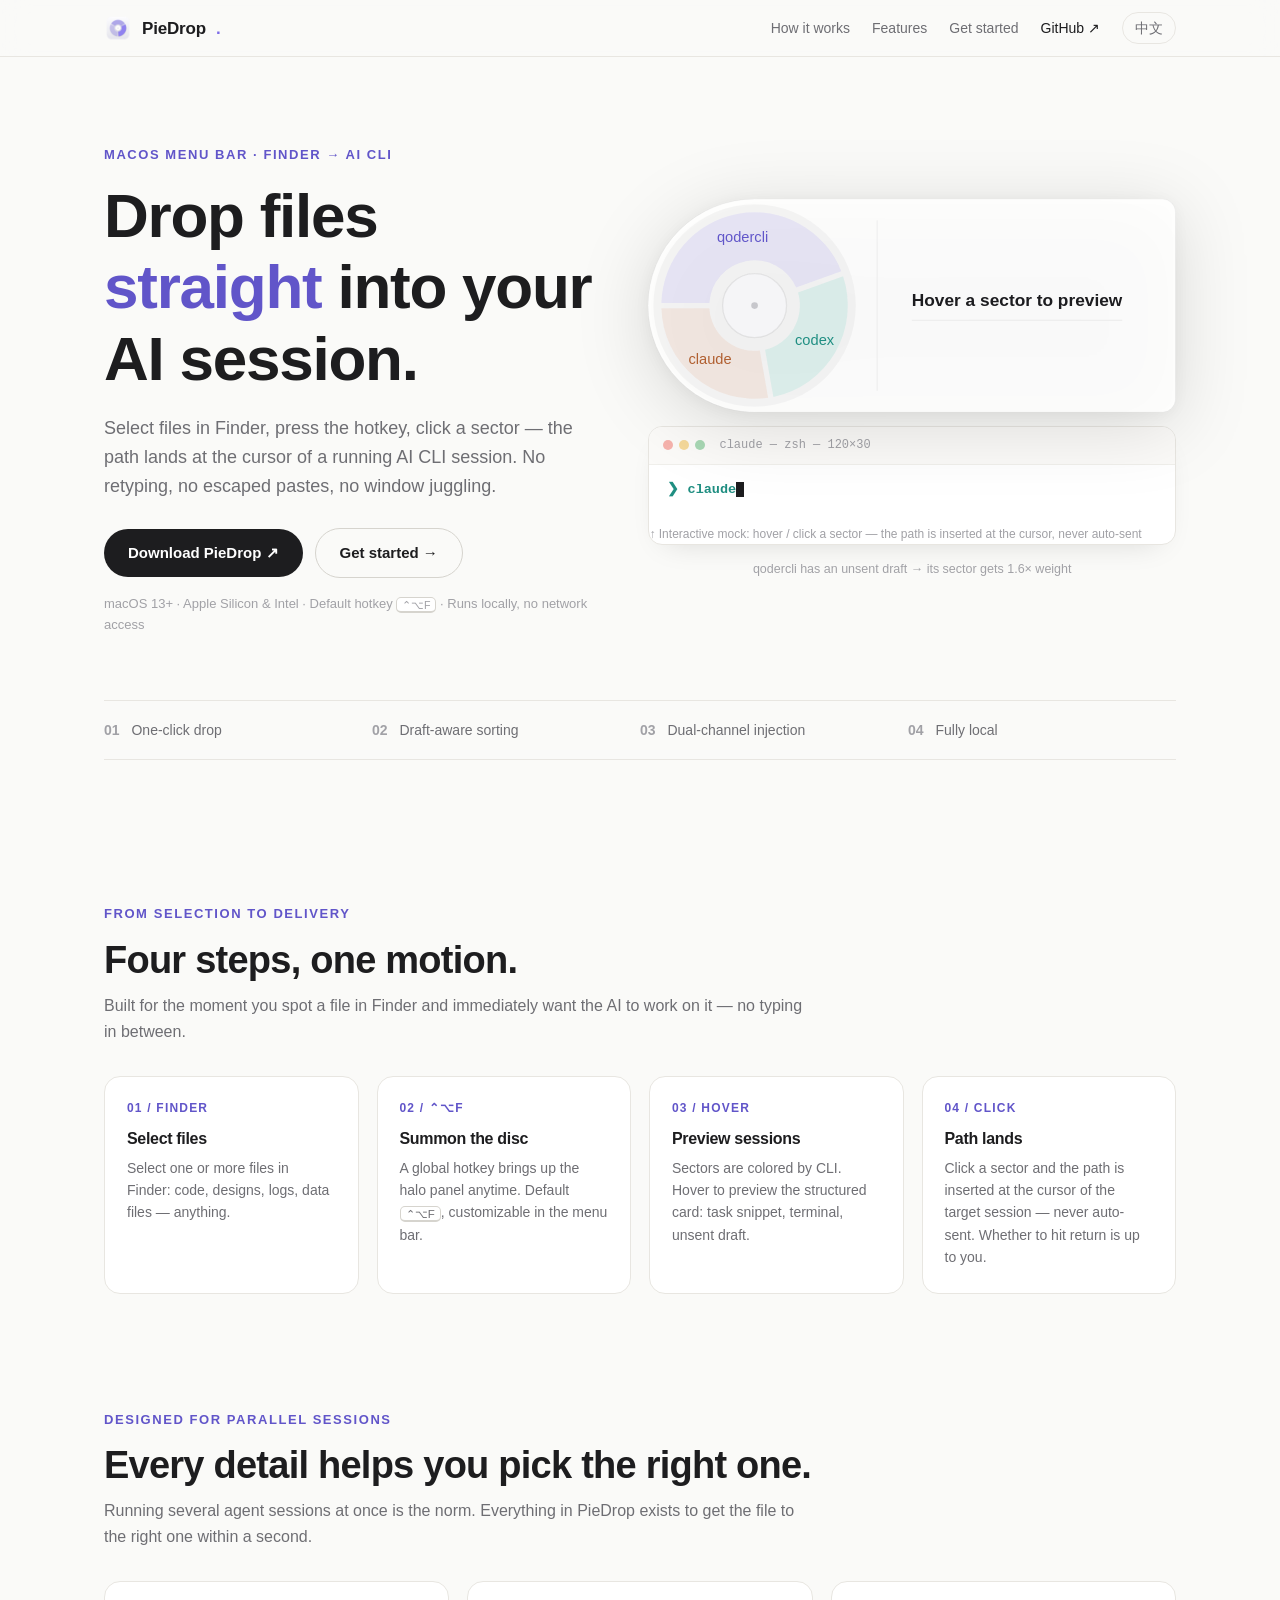
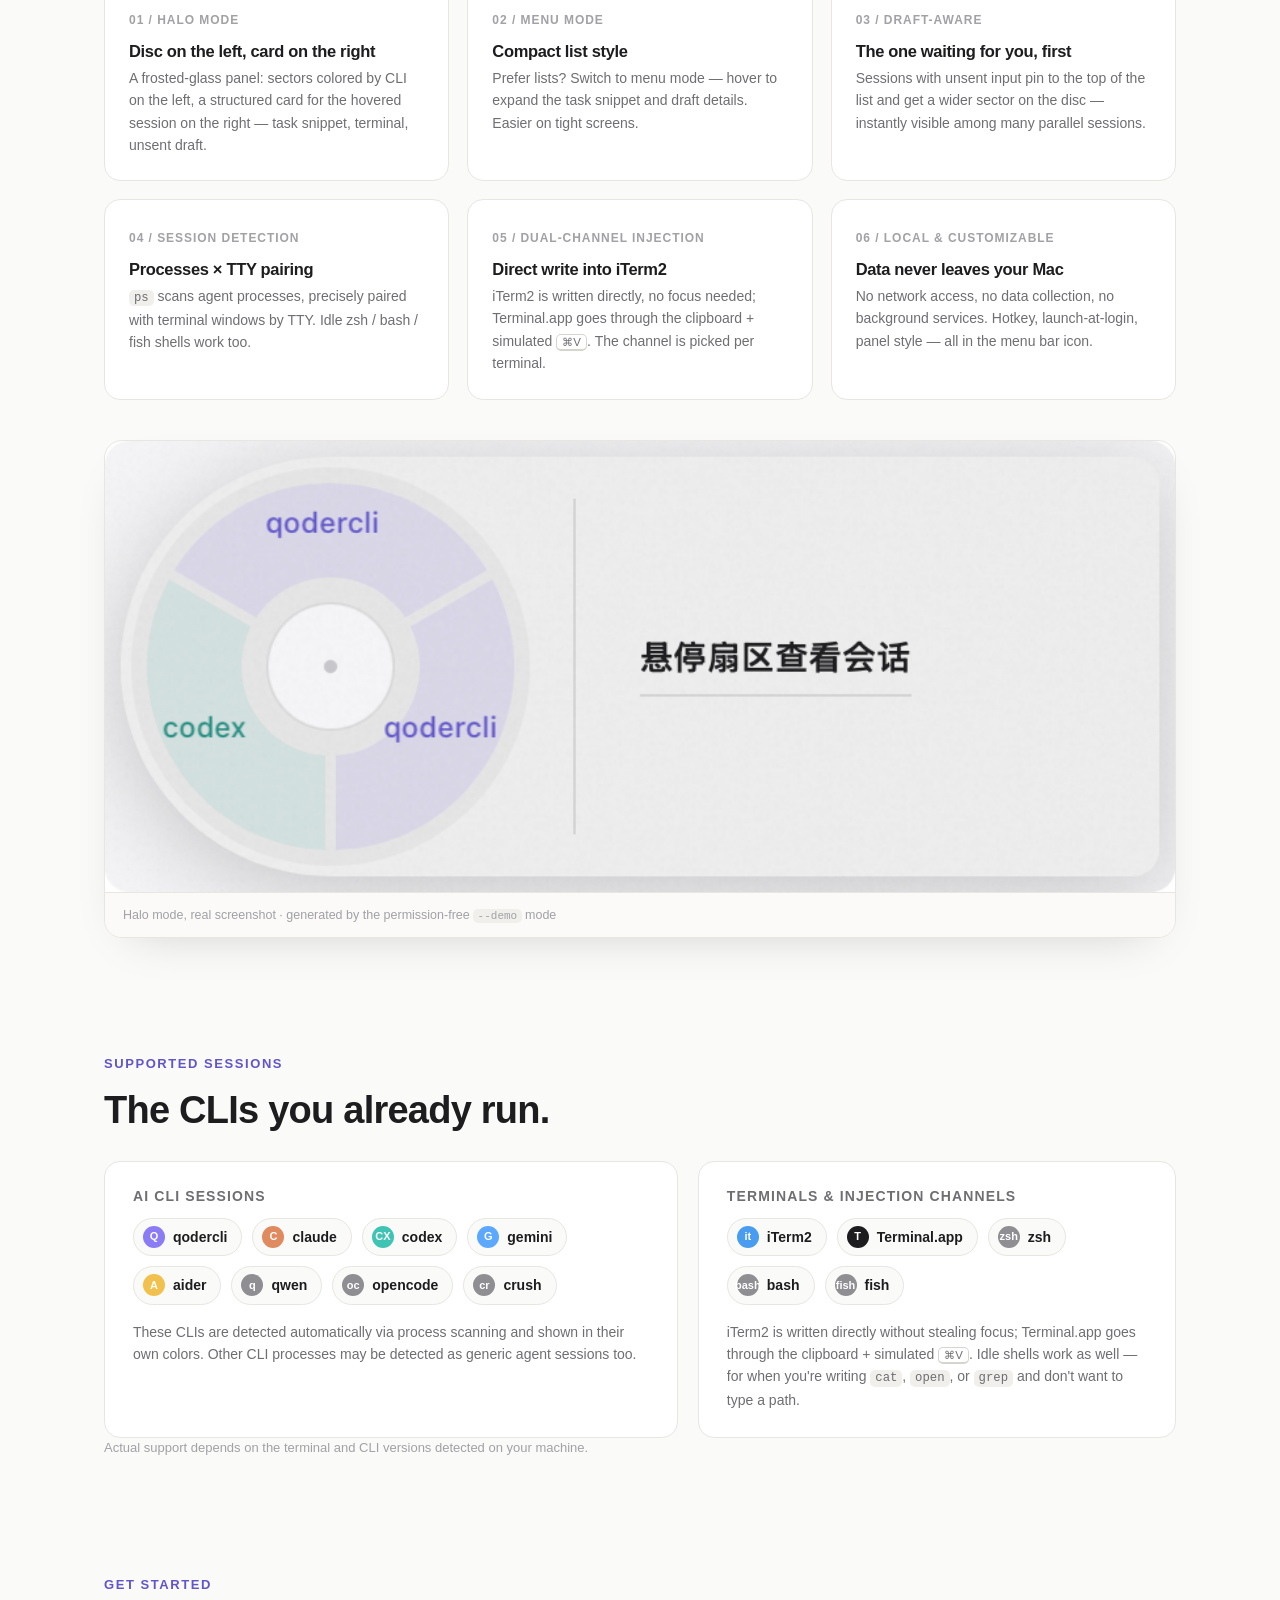
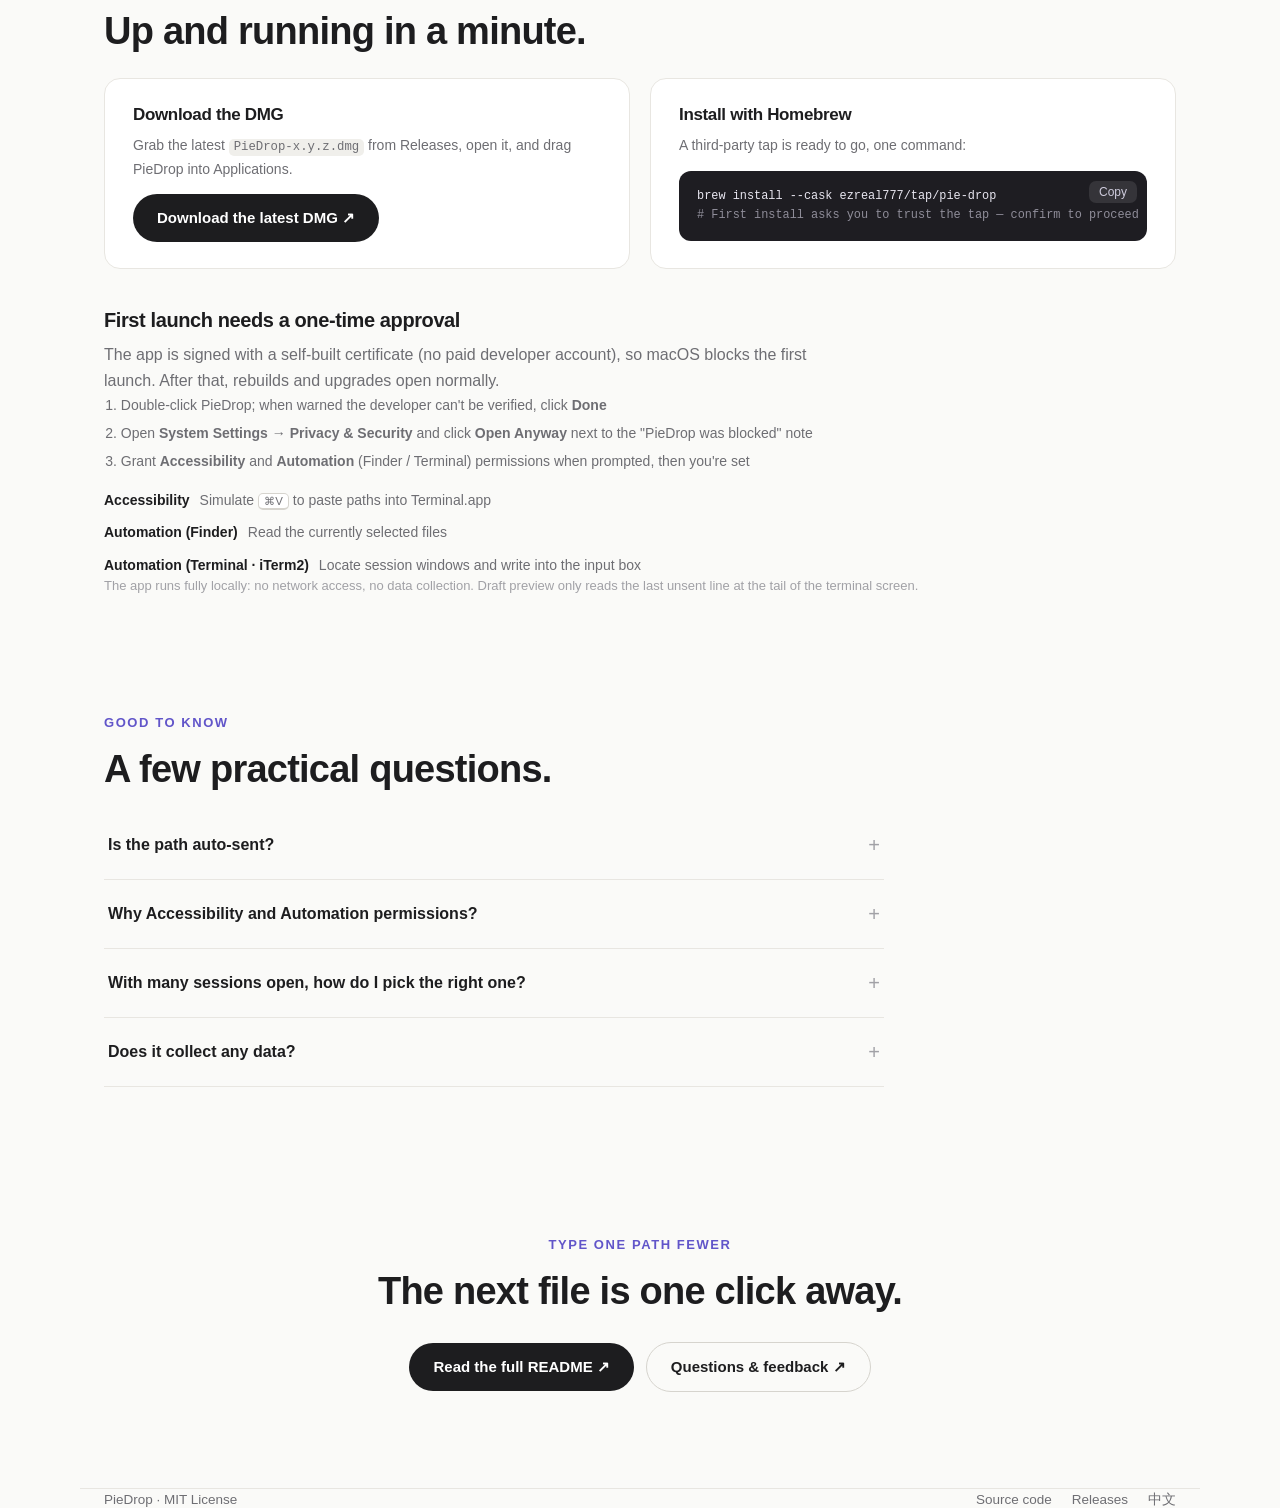
<file: site/index.html>
<!doctype html>
<html lang="en">
<head>
  <meta charset="utf-8">
  <meta name="viewport" content="width=device-width, initial-scale=1">
  <title>PieDrop — Drop files into your AI CLI session</title>
  <meta name="description" content="macOS menu bar utility: select files in Finder, press the hotkey, click a sector — the path lands at the cursor of your running Claude Code / Codex / Gemini CLI session.">
  <meta name="theme-color" content="#fafaf8">
  <link rel="icon" href="icon.png" type="image/png">
  <link rel="stylesheet" href="styles.css">
  <script src="site.js" defer></script>
  <link rel="alternate" hreflang="en" href="./">
  <link rel="alternate" hreflang="zh-CN" href="zh.html">
</head>
<body>
<header><nav aria-label="Main navigation"><a class="brand" href="./"><img src="icon.png" alt="PieDrop" width="28" height="28">PieDrop<span>.</span></a><div class="nav-links"><a class="section-link" href="#how">How it works</a><a class="section-link" href="#features">Features</a><a class="section-link" href="#start">Get started</a><a href="https://github.com/Ezreal777/PieDrop">GitHub ↗</a><a class="lang" href="zh.html" lang="zh-CN" aria-label="切换到中文">中文</a></div></nav></header>
<main class="wrap">

  <div class="hero">
    <div>
      <span class="eyebrow">macOS menu bar · Finder → AI CLI</span>
      <h1>Drop files <em>straight</em> into your AI session.</h1>
      <p class="lead">Select files in Finder, press the hotkey, click a sector — the path lands at the cursor of a running AI CLI session. No retyping, no escaped pastes, no window juggling.</p>
      <div class="buttons"><a class="button" href="https://github.com/Ezreal777/PieDrop/releases/latest">Download PieDrop ↗</a><a class="button secondary" href="#start">Get started →</a></div>
      <p class="note">macOS 13+ · Apple Silicon &amp; Intel · Default hotkey <kbd>⌃⌥F</kbd> · Runs locally, no network access</p>
    </div>

    <div class="mock-stack">
      <svg class="panel-svg" viewBox="0 0 792 320" role="group" aria-label="Halo panel mock, interactive"
           data-neutral="Hover a sector to preview"
           data-sessions='{"qodercli":{"fill":"#8b7cf6","ink":"#6156c9","title":"qodercli · piedrop","task":"Refactor the injector | Ready","term":"iTerm2 · ttys004","draft":"summarize this log by day","path":"~/Projects/piedrop/docs/screenshot.png"},"codex":{"fill":"#3fc4b4","ink":"#1f8e82","title":"codex · piedrop","task":"Add unit tests | Ready","term":"Terminal.app · ttys002","draft":null,"path":"~/Projects/piedrop/Tests/SessionDetectorTests.swift"},"claude":{"fill":"#e08a5f","ink":"#b05f30","title":"claude · piedrop","task":"review PR #12 | Ready","term":"iTerm2 · ttys001","draft":null,"path":"~/Projects/piedrop/Sources/PieDrop/DraftReader.swift"}}'>
        <!-- Panel: "left disc + right card" union outline (unionPath, 1pt = 2px), frosted white + drawn shadow -->
        <path d="M160,0 A160,160 0 0 0 160,320 L772,320 A20,20 0 0 0 792,300 L792,20 A20,20 0 0 0 772,0 Z" fill="rgba(255,255,255,0.86)" stroke="rgba(0,0,0,0.06)" stroke-width="1"/>
        <!-- Disc halo (r1 + 6 = 76pt, black 3.5%) -->
        <circle cx="160" cy="160" r="152" fill="rgba(0,0,0,0.035)"/>
        <!-- Sectors: annulus r0=34 → r1=70pt, constant 4pt gap, 13% fill; qodercli has a draft → 1.6 weight (160°) -->
        <path class="pd-sector" data-cli="qodercli" tabindex="0" role="button" aria-label="qodercli session, has an unsent draft" fill="#8b7cf6" fill-opacity="0.13" d="M20.06,156.00 A140,140 0 0 1 290.14,108.37 L222.43,133.02 A68,68 0 0 0 92.11,156.00 Z"/>
        <path class="pd-sector" data-cli="codex" tabindex="0" role="button" aria-label="codex session" fill="#3fc4b4" fill-opacity="0.13" d="M292.88,115.89 A140,140 0 0 1 188.24,297.13 L175.73,226.16 A68,68 0 0 0 225.16,140.54 Z"/>
        <path class="pd-sector" data-cli="claude" tabindex="0" role="button" aria-label="claude session" fill="#e08a5f" fill-opacity="0.13" d="M180.36,298.51 A140,140 0 0 1 20.06,164.00 L92.11,164.00 A68,68 0 0 0 167.85,227.55 Z"/>
        <!-- Sector labels: 11pt medium, at radius 52pt, kept horizontal -->
        <text class="pd-label" x="141.94" y="57.58" text-anchor="middle" dominant-baseline="central" fill="#6156c9">qodercli</text>
        <text class="pd-label" x="250.07" y="212" text-anchor="middle" dominant-baseline="central" fill="#1f8e82">codex</text>
        <text class="pd-label" x="93.15" y="239.67" text-anchor="middle" dominant-baseline="central" fill="#b05f30">claude</text>
        <!-- Center: plain #F5F5F7 circle + small gray dot -->
        <circle cx="160" cy="160" r="48" fill="#f5f5f7" stroke="rgba(0,0,0,0.07)" stroke-width="2"/>
        <circle cx="160" cy="160" r="5" fill="#c7c7cc"/>
        <!-- Divider: x = 172pt, inset 16pt top/bottom -->
        <line x1="344" y1="32" x2="344" y2="288" stroke="rgba(0,0,0,0.09)" stroke-width="1"/>
        <!-- Preview card: color dot + title + divider + Task/Term/Draft rows -->
        <circle id="pd-dot" cx="405" cy="92" r="9" fill="#8b7cf6" opacity="0"/>
        <text id="pd-title" class="pd-title" x="396" y="92" dominant-baseline="central">Hover a sector to preview</text>
        <line id="pd-div" x1="396" y1="124" x2="604" y2="124" stroke="rgba(0,0,0,0.10)" stroke-width="1"/>
        <g id="pd-rows" opacity="0">
          <text class="pd-key" x="396" y="151" dominant-baseline="central">Task</text>
          <text id="pd-task" class="pd-val" x="462" y="151" dominant-baseline="central"></text>
          <text class="pd-key" x="396" y="191" dominant-baseline="central">Term</text>
          <text id="pd-term" class="pd-val pd-mono" x="462" y="191" dominant-baseline="central"></text>
          <text class="pd-key" x="396" y="231" dominant-baseline="central">Draft</text>
          <text id="pd-draft" class="pd-val pd-mono" x="462" y="231" dominant-baseline="central"></text>
        </g>
      </svg>
      <div class="term" aria-label="Terminal input mock">
        <div class="term-bar"><span class="dot"></span><span class="dot"></span><span class="dot"></span><span class="term-title">claude — zsh — 120×30</span></div>
        <div class="term-body">
          <div class="term-line"><span class="prompt">❯ claude</span><span class="typed"></span><span class="cursor"></span></div>
        </div>
        <div class="term-hint">↑ Interactive mock: hover / click a sector — the path is inserted at the cursor, never auto-sent</div>
      </div>
      <p class="mock-caption">qodercli has an unsent draft → its sector gets 1.6× weight</p>
    </div>
  </div>

  <div class="strip"><span><b>01</b> One-click drop</span><span><b>02</b> Draft-aware sorting</span><span><b>03</b> Dual-channel injection</span><span><b>04</b> Fully local</span></div>

  <section id="how"><span class="eyebrow">From selection to delivery</span><h2>Four steps, one motion.</h2><p class="section-intro">Built for the moment you spot a file in Finder and immediately want the AI to work on it — no typing in between.</p><div class="workflow"><div class="step"><b>01 / FINDER</b><h3>Select files</h3><p>Select one or more files in Finder: code, designs, logs, data files — anything.</p></div><div class="step"><b>02 / ⌃⌥F</b><h3>Summon the disc</h3><p>A global hotkey brings up the halo panel anytime. Default <kbd>⌃⌥F</kbd>, customizable in the menu bar.</p></div><div class="step"><b>03 / HOVER</b><h3>Preview sessions</h3><p>Sectors are colored by CLI. Hover to preview the structured card: task snippet, terminal, unsent draft.</p></div><div class="step"><b>04 / CLICK</b><h3>Path lands</h3><p>Click a sector and the path is inserted at the cursor of the target session — never auto-sent. Whether to hit return is up to you.</p></div></div></section>

  <section id="features"><span class="eyebrow">Designed for parallel sessions</span><h2>Every detail helps you pick the right one.</h2><p class="section-intro">Running several agent sessions at once is the norm. Everything in PieDrop exists to get the file to the right one within a second.</p><div class="grid">
    <article class="card"><span class="tag">01 / HALO MODE</span><h3>Disc on the left, card on the right</h3><p>A frosted-glass panel: sectors colored by CLI on the left, a structured card for the hovered session on the right — task snippet, terminal, unsent draft.</p></article>
    <article class="card"><span class="tag">02 / MENU MODE</span><h3>Compact list style</h3><p>Prefer lists? Switch to menu mode — hover to expand the task snippet and draft details. Easier on tight screens.</p></article>
    <article class="card"><span class="tag">03 / DRAFT-AWARE</span><h3>The one waiting for you, first</h3><p>Sessions with unsent input pin to the top of the list and get a wider sector on the disc — instantly visible among many parallel sessions.</p></article>
    <article class="card"><span class="tag">04 / SESSION DETECTION</span><h3>Processes × TTY pairing</h3><p><code>ps</code> scans agent processes, precisely paired with terminal windows by TTY. Idle zsh / bash / fish shells work too.</p></article>
    <article class="card"><span class="tag">05 / DUAL-CHANNEL INJECTION</span><h3>Direct write into iTerm2</h3><p>iTerm2 is written directly, no focus needed; Terminal.app goes through the clipboard + simulated <kbd>⌘V</kbd>. The channel is picked per terminal.</p></article>
    <article class="card"><span class="tag">06 / LOCAL &amp; CUSTOMIZABLE</span><h3>Data never leaves your Mac</h3><p>No network access, no data collection, no background services. Hotkey, launch-at-login, panel style — all in the menu bar icon.</p></article>
  </div>
  <figure class="figure"><img src="screenshot.png" alt="Halo mode screenshot: a frosted disc on the left lists running sessions colored by CLI, the right side shows a structured session card" loading="lazy"><figcaption>Halo mode, real screenshot · generated by the permission-free <code>--demo</code> mode</figcaption></figure>
  </section>

  <section id="sessions"><span class="eyebrow">Supported sessions</span><h2>The CLIs you already run.</h2><div class="setup">
    <article><h3>AI CLI sessions</h3><div class="platforms"><span class="platform"><b class="mark" style="background:var(--qodercli)">Q</b>qodercli</span><span class="platform"><b class="mark" style="background:var(--claude)">C</b>claude</span><span class="platform"><b class="mark" style="background:var(--codex)">CX</b>codex</span><span class="platform"><b class="mark" style="background:var(--gemini)">G</b>gemini</span><span class="platform"><b class="mark" style="background:var(--aider)">A</b>aider</span><span class="platform"><b class="mark">q</b>qwen</span><span class="platform"><b class="mark">oc</b>opencode</span><span class="platform"><b class="mark">cr</b>crush</span></div><p>These CLIs are detected automatically via process scanning and shown in their own colors. Other CLI processes may be detected as generic agent sessions too.</p></article>
    <article><h3>Terminals &amp; injection channels</h3><div class="platforms"><span class="platform"><b class="mark" style="background:#4a9cf0">it</b>iTerm2</span><span class="platform"><b class="mark" style="background:#1d1d1f">T</b>Terminal.app</span><span class="platform"><b class="mark">zsh</b>zsh</span><span class="platform"><b class="mark">bash</b>bash</span><span class="platform"><b class="mark">fish</b>fish</span></div><p>iTerm2 is written directly without stealing focus; Terminal.app goes through the clipboard + simulated <kbd>⌘V</kbd>. Idle shells work as well — for when you're writing <code>cat</code>, <code>open</code>, or <code>grep</code> and don't want to type a path.</p></article>
  </div><p class="note">Actual support depends on the terminal and CLI versions detected on your machine.</p></section>

  <section id="start"><span class="eyebrow">Get started</span><h2>Up and running in a minute.</h2><div class="install-grid">
    <div class="install-card">
      <h3>Download the DMG</h3>
      <p>Grab the latest <code>PieDrop-x.y.z.dmg</code> from Releases, open it, and drag PieDrop into Applications.</p>
      <div class="buttons"><a class="button" href="https://github.com/Ezreal777/PieDrop/releases/latest">Download the latest DMG ↗</a></div>
    </div>
    <div class="install-card">
      <h3>Install with Homebrew</h3>
      <p>A third-party tap is ready to go, one command:</p>
      <pre class="codeblock"><code>brew install --cask ezreal777/tap/pie-drop
<span class="cmt"># First install asks you to trust the tap — confirm to proceed</span></code><button class="copy-btn" data-copy data-copied-label="Copied">Copy</button></pre>
    </div>
  </div>
  <h3 class="manual-install-title">First launch needs a one-time approval</h3>
  <p class="section-intro">The app is signed with a self-built certificate (no paid developer account), so macOS blocks the first launch. After that, rebuilds and upgrades open normally.</p>
  <ol class="steps-list">
    <li>Double-click PieDrop; when warned the developer can't be verified, click <strong>Done</strong></li>
    <li>Open <strong>System Settings → Privacy &amp; Security</strong> and click <strong>Open Anyway</strong> next to the "PieDrop was blocked" note</li>
    <li>Grant <strong>Accessibility</strong> and <strong>Automation</strong> (Finder / Terminal) permissions when prompted, then you're set</li>
  </ol>
  <ul class="perm-list">
    <li><b>Accessibility</b><span>Simulate <kbd>⌘V</kbd> to paste paths into Terminal.app</span></li>
    <li><b>Automation (Finder)</b><span>Read the currently selected files</span></li>
    <li><b>Automation (Terminal · iTerm2)</b><span>Locate session windows and write into the input box</span></li>
  </ul>
  <p class="note">The app runs fully locally: no network access, no data collection. Draft preview only reads the last unsent line at the tail of the terminal screen.</p>
  </section>

  <section><span class="eyebrow">Good to know</span><h2>A few practical questions.</h2><div class="faq">
    <details><summary>Is the path auto-sent?</summary><p>No. The path is only inserted at the cursor of the target input box — add a sentence, hit return yourself, or delete it. In an idle terminal it simply sits on the command line for you to edit.</p></details>
    <details><summary>Why Accessibility and Automation permissions?</summary><p>The Terminal.app channel pastes via simulated <kbd>⌘V</kbd> (Accessibility); reading the Finder selection and locating session windows require Automation grants (Finder / Terminal / iTerm2). The iTerm2 channel writes through its own interface and doesn't rely on simulated keys.</p></details>
    <details><summary>With many sessions open, how do I pick the right one?</summary><p>Sectors are color-coded by CLI; hover any sector and the card on the right shows its task snippet, terminal, and unsent draft. Sessions with drafts also pin to the top and get a bigger sector — usually the one you want to continue.</p></details>
    <details><summary>Does it collect any data?</summary><p>It runs fully locally: no network access, no data collection, no background services. Draft preview only reads the last unsent input at the tail of the terminal screen, used for session identification and sorting.</p></details>
  </div></section>

  <div class="closing"><span class="eyebrow">Type one path fewer</span><h2>The next file is one click away.</h2><div class="buttons"><a class="button" href="https://github.com/Ezreal777/PieDrop/blob/main/README.en.md">Read the full README ↗</a><a class="button secondary" href="https://github.com/Ezreal777/PieDrop/issues">Questions &amp; feedback ↗</a></div></div>

</main>
<footer class="wrap"><span>PieDrop · MIT License</span><div><a href="https://github.com/Ezreal777/PieDrop">Source code</a><a href="https://github.com/Ezreal777/PieDrop/releases">Releases</a><a href="zh.html" lang="zh-CN">中文</a></div></footer>
</body>
</html>
</file>
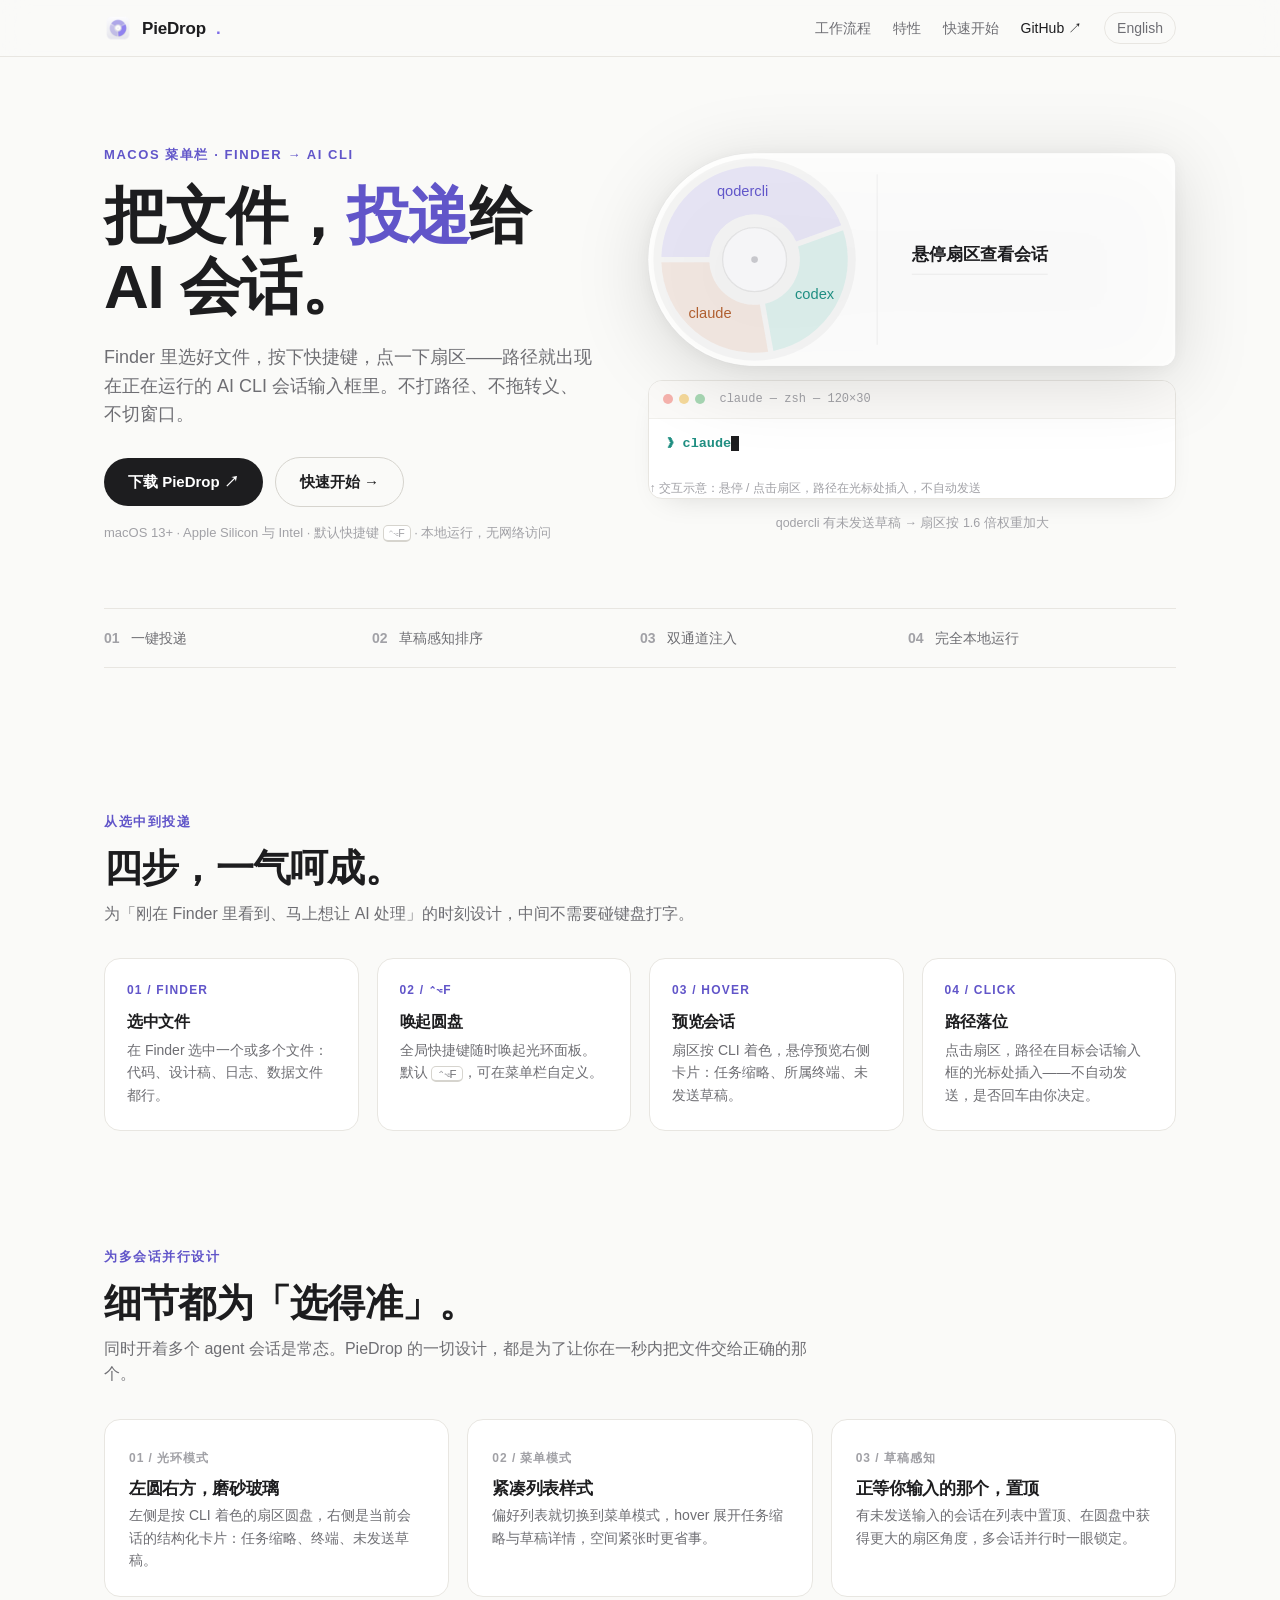
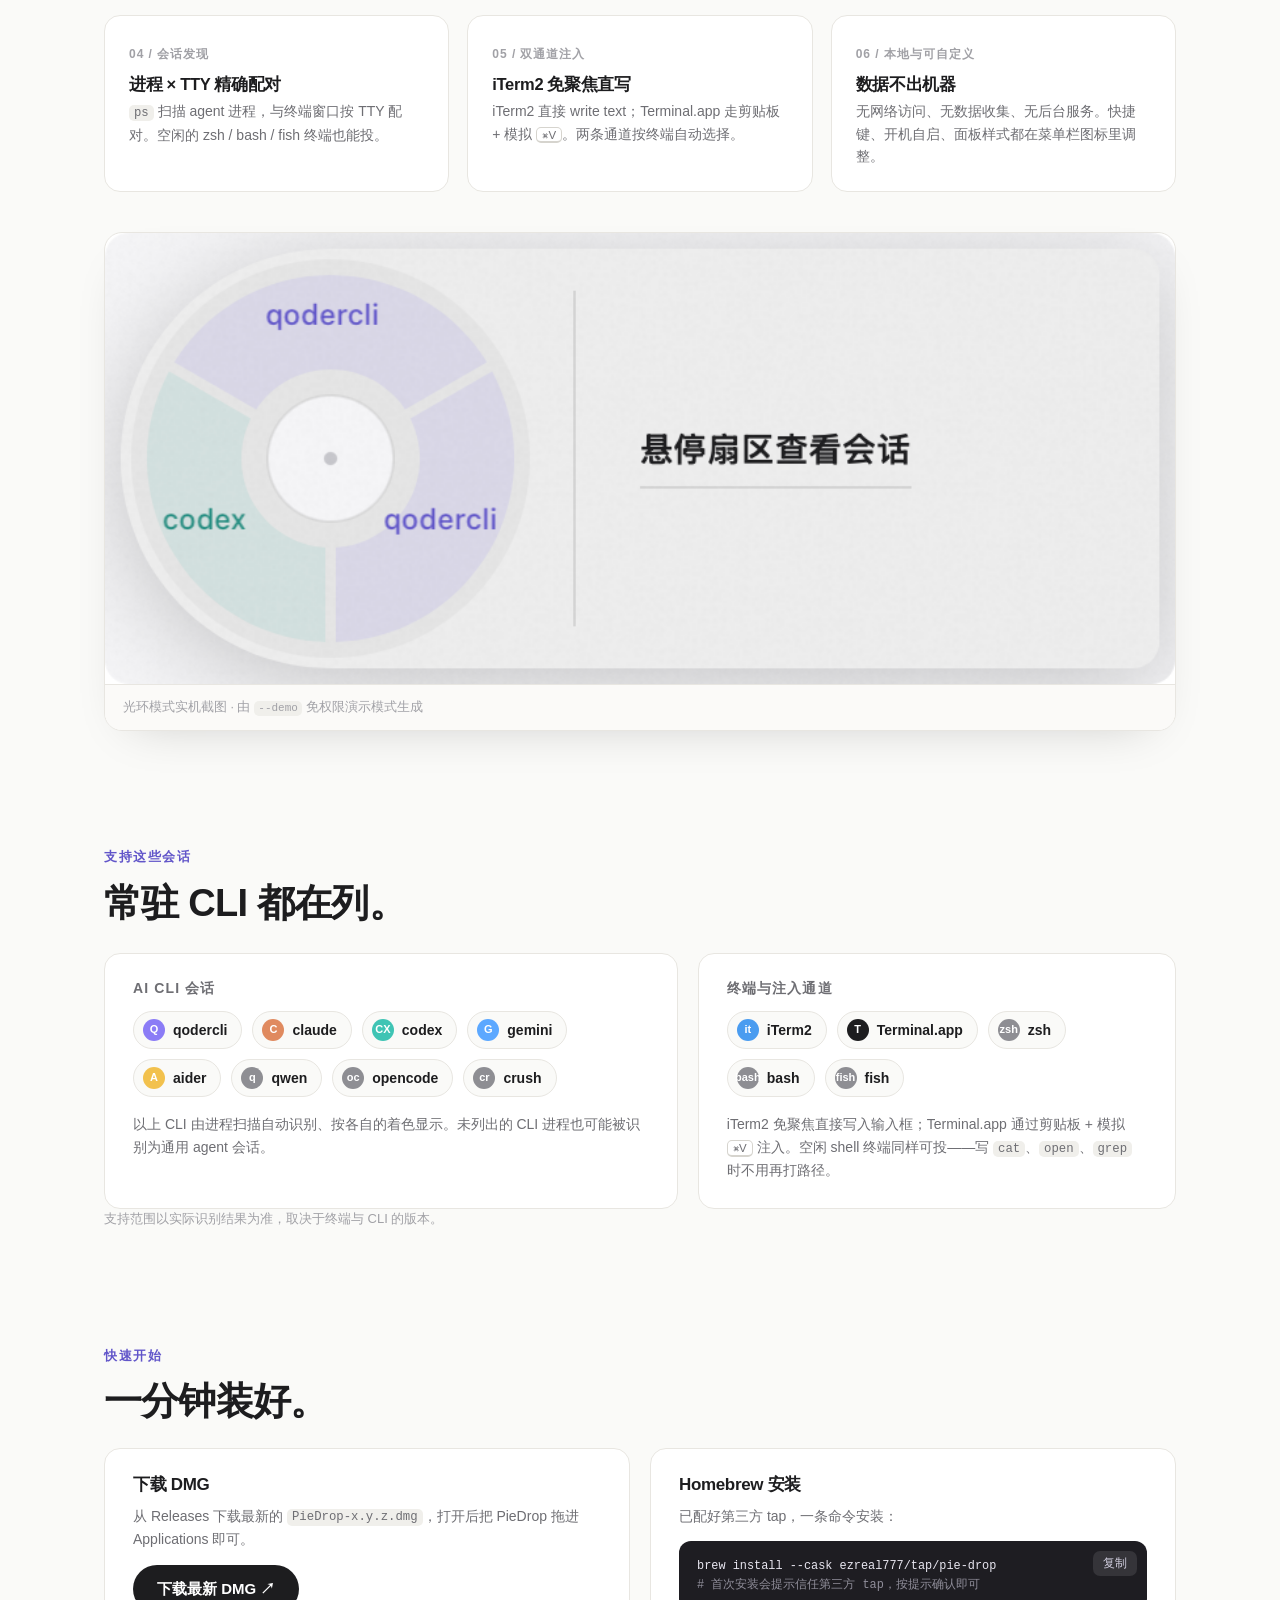
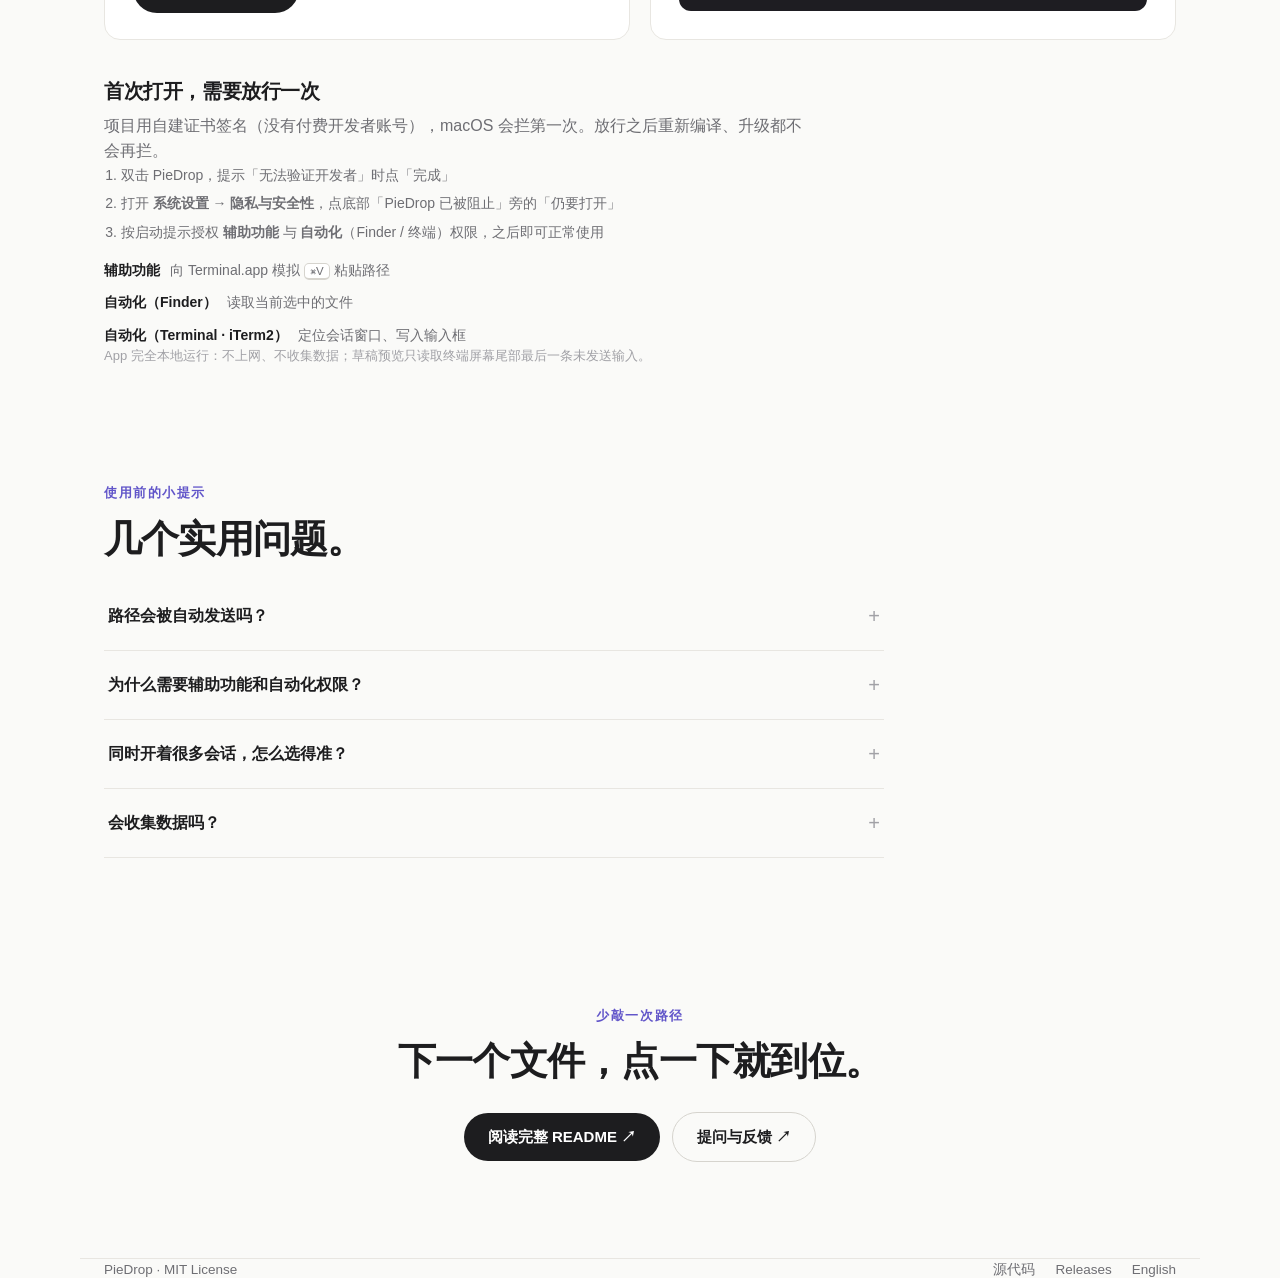
<file: site/zh.html>
<!doctype html>
<html lang="zh-CN">
<head>
  <meta charset="utf-8">
  <meta name="viewport" content="width=device-width, initial-scale=1">
  <title>PieDrop — 一键把文件投递进 AI CLI 会话</title>
  <meta name="description" content="macOS 菜单栏工具：Finder 选中文件，按快捷键弹出圆盘，点一下扇区，路径就追加进正在运行的 Claude Code / Codex / Gemini CLI 会话输入框。">
  <meta name="theme-color" content="#fafaf8">
  <link rel="icon" href="icon.png" type="image/png">
  <link rel="stylesheet" href="styles.css">
  <script src="site.js" defer></script>
  <link rel="alternate" hreflang="en" href="./">
  <link rel="alternate" hreflang="zh-CN" href="zh.html">
</head>
<body>
<header><nav aria-label="主导航"><a class="brand" href="zh.html"><img src="icon.png" alt="PieDrop" width="28" height="28">PieDrop<span>.</span></a><div class="nav-links"><a class="section-link" href="#how">工作流程</a><a class="section-link" href="#features">特性</a><a class="section-link" href="#start">快速开始</a><a href="https://github.com/Ezreal777/PieDrop">GitHub ↗</a><a class="lang" href="./" lang="en" aria-label="Switch to English">English</a></div></nav></header>
<main class="wrap">

  <div class="hero">
    <div>
      <span class="eyebrow">macOS 菜单栏 · Finder → AI CLI</span>
      <h1>把文件，<em>投递</em>给 AI 会话。</h1>
      <p class="lead">Finder 里选好文件，按下快捷键，点一下扇区——路径就出现在正在运行的 AI CLI 会话输入框里。不打路径、不拖转义、不切窗口。</p>
      <div class="buttons"><a class="button" href="https://github.com/Ezreal777/PieDrop/releases/latest">下载 PieDrop ↗</a><a class="button secondary" href="#start">快速开始 →</a></div>
      <p class="note">macOS 13+ · Apple Silicon 与 Intel · 默认快捷键 <kbd>⌃⌥F</kbd> · 本地运行，无网络访问</p>
    </div>

    <div class="mock-stack">
      <svg class="panel-svg" viewBox="0 0 792 320" role="group" aria-label="光环面板示意，可交互"
           data-neutral="悬停扇区查看会话"
           data-sessions='{"qodercli":{"fill":"#8b7cf6","ink":"#6156c9","title":"qodercli · piedrop","task":"重构注入通道 | Ready","term":"iTerm2 · ttys004","draft":"帮我把这份日志按天汇总","path":"~/Projects/piedrop/docs/screenshot.png"},"codex":{"fill":"#3fc4b4","ink":"#1f8e82","title":"codex · piedrop","task":"写单测 | Ready","term":"Terminal.app · ttys002","draft":null,"path":"~/Projects/piedrop/Tests/SessionDetectorTests.swift"},"claude":{"fill":"#e08a5f","ink":"#b05f30","title":"claude · piedrop","task":"review PR #12 | Ready","term":"iTerm2 · ttys001","draft":null,"path":"~/Projects/piedrop/Sources/PieDrop/DraftReader.swift"}}'>
        <!-- 面板：左圆右方一体轮廓（unionPath，1pt=2px），磨砂白 + 自绘阴影 -->
        <path d="M160,0 A160,160 0 0 0 160,320 L772,320 A20,20 0 0 0 792,300 L792,20 A20,20 0 0 0 772,0 Z" fill="rgba(255,255,255,0.86)" stroke="rgba(0,0,0,0.06)" stroke-width="1"/>
        <!-- 圆盘底衬 halo（r1+6=76pt，黑 3.5%） -->
        <circle cx="160" cy="160" r="152" fill="rgba(0,0,0,0.035)"/>
        <!-- 扇区：环形 r0=34→r1=70pt，恒定缝宽 4pt，填充 13%；qodercli 有草稿 → 权重 1.6（160°） -->
        <path class="pd-sector" data-cli="qodercli" tabindex="0" role="button" aria-label="qodercli 会话，有未发送草稿" fill="#8b7cf6" fill-opacity="0.13" d="M20.06,156.00 A140,140 0 0 1 290.14,108.37 L222.43,133.02 A68,68 0 0 0 92.11,156.00 Z"/>
        <path class="pd-sector" data-cli="codex" tabindex="0" role="button" aria-label="codex 会话" fill="#3fc4b4" fill-opacity="0.13" d="M292.88,115.89 A140,140 0 0 1 188.24,297.13 L175.73,226.16 A68,68 0 0 0 225.16,140.54 Z"/>
        <path class="pd-sector" data-cli="claude" tabindex="0" role="button" aria-label="claude 会话" fill="#e08a5f" fill-opacity="0.13" d="M180.36,298.51 A140,140 0 0 1 20.06,164.00 L92.11,164.00 A68,68 0 0 0 167.85,227.55 Z"/>
        <!-- 扇区标签：11pt medium，位于半径 52pt，保持水平 -->
        <text class="pd-label" x="141.94" y="57.58" text-anchor="middle" dominant-baseline="central" fill="#6156c9">qodercli</text>
        <text class="pd-label" x="250.07" y="212" text-anchor="middle" dominant-baseline="central" fill="#1f8e82">codex</text>
        <text class="pd-label" x="93.15" y="239.67" text-anchor="middle" dominant-baseline="central" fill="#b05f30">claude</text>
        <!-- 中心：素圆 #F5F5F7 + 小灰点 -->
        <circle cx="160" cy="160" r="48" fill="#f5f5f7" stroke="rgba(0,0,0,0.07)" stroke-width="2"/>
        <circle cx="160" cy="160" r="5" fill="#c7c7cc"/>
        <!-- 分隔线：x=172pt，上下缩进 16pt -->
        <line x1="344" y1="32" x2="344" y2="288" stroke="rgba(0,0,0,0.09)" stroke-width="1"/>
        <!-- 右侧预览卡：色点 + 标题 + 分隔线 + 任务/终端/草稿 KV -->
        <circle id="pd-dot" cx="405" cy="92" r="9" fill="#8b7cf6" opacity="0"/>
        <text id="pd-title" class="pd-title" x="396" y="92" dominant-baseline="central">悬停扇区查看会话</text>
        <line id="pd-div" x1="396" y1="124" x2="604" y2="124" stroke="rgba(0,0,0,0.10)" stroke-width="1"/>
        <g id="pd-rows" opacity="0">
          <text class="pd-key" x="396" y="151" dominant-baseline="central">任务</text>
          <text id="pd-task" class="pd-val" x="462" y="151" dominant-baseline="central"></text>
          <text class="pd-key" x="396" y="191" dominant-baseline="central">终端</text>
          <text id="pd-term" class="pd-val pd-mono" x="462" y="191" dominant-baseline="central"></text>
          <text class="pd-key" x="396" y="231" dominant-baseline="central">草稿</text>
          <text id="pd-draft" class="pd-val pd-mono" x="462" y="231" dominant-baseline="central"></text>
        </g>
      </svg>
      <div class="term" aria-label="终端输入示意">
        <div class="term-bar"><span class="dot"></span><span class="dot"></span><span class="dot"></span><span class="term-title">claude — zsh — 120×30</span></div>
        <div class="term-body">
          <div class="term-line"><span class="prompt">❯ claude</span><span class="typed"></span><span class="cursor"></span></div>
        </div>
        <div class="term-hint">↑ 交互示意：悬停 / 点击扇区，路径在光标处插入，不自动发送</div>
      </div>
      <p class="mock-caption">qodercli 有未发送草稿 → 扇区按 1.6 倍权重加大</p>
    </div>
  </div>

  <div class="strip"><span><b>01</b> 一键投递</span><span><b>02</b> 草稿感知排序</span><span><b>03</b> 双通道注入</span><span><b>04</b> 完全本地运行</span></div>

  <section id="how"><span class="eyebrow">从选中到投递</span><h2>四步，一气呵成。</h2><p class="section-intro">为「刚在 Finder 里看到、马上想让 AI 处理」的时刻设计，中间不需要碰键盘打字。</p><div class="workflow"><div class="step"><b>01 / FINDER</b><h3>选中文件</h3><p>在 Finder 选中一个或多个文件：代码、设计稿、日志、数据文件都行。</p></div><div class="step"><b>02 / ⌃⌥F</b><h3>唤起圆盘</h3><p>全局快捷键随时唤起光环面板。默认 <kbd>⌃⌥F</kbd>，可在菜单栏自定义。</p></div><div class="step"><b>03 / HOVER</b><h3>预览会话</h3><p>扇区按 CLI 着色，悬停预览右侧卡片：任务缩略、所属终端、未发送草稿。</p></div><div class="step"><b>04 / CLICK</b><h3>路径落位</h3><p>点击扇区，路径在目标会话输入框的光标处插入——不自动发送，是否回车由你决定。</p></div></div></section>

  <section id="features"><span class="eyebrow">为多会话并行设计</span><h2>细节都为「选得准」。</h2><p class="section-intro">同时开着多个 agent 会话是常态。PieDrop 的一切设计，都是为了让你在一秒内把文件交给正确的那个。</p><div class="grid">
    <article class="card"><span class="tag">01 / 光环模式</span><h3>左圆右方，磨砂玻璃</h3><p>左侧是按 CLI 着色的扇区圆盘，右侧是当前会话的结构化卡片：任务缩略、终端、未发送草稿。</p></article>
    <article class="card"><span class="tag">02 / 菜单模式</span><h3>紧凑列表样式</h3><p>偏好列表就切换到菜单模式，hover 展开任务缩略与草稿详情，空间紧张时更省事。</p></article>
    <article class="card"><span class="tag">03 / 草稿感知</span><h3>正等你输入的那个，置顶</h3><p>有未发送输入的会话在列表中置顶、在圆盘中获得更大的扇区角度，多会话并行时一眼锁定。</p></article>
    <article class="card"><span class="tag">04 / 会话发现</span><h3>进程 × TTY 精确配对</h3><p><code>ps</code> 扫描 agent 进程，与终端窗口按 TTY 配对。空闲的 zsh / bash / fish 终端也能投。</p></article>
    <article class="card"><span class="tag">05 / 双通道注入</span><h3>iTerm2 免聚焦直写</h3><p>iTerm2 直接 write text；Terminal.app 走剪贴板 + 模拟 <kbd>⌘V</kbd>。两条通道按终端自动选择。</p></article>
    <article class="card"><span class="tag">06 / 本地与可自定义</span><h3>数据不出机器</h3><p>无网络访问、无数据收集、无后台服务。快捷键、开机自启、面板样式都在菜单栏图标里调整。</p></article>
  </div>
  <figure class="figure"><img src="screenshot.png" alt="PieDrop 光环模式实机截图：左侧磨砂圆盘按 CLI 着色列出正在运行的会话，右侧是该会话的结构化卡片" loading="lazy"><figcaption>光环模式实机截图 · 由 <code>--demo</code> 免权限演示模式生成</figcaption></figure>
  </section>

  <section id="sessions"><span class="eyebrow">支持这些会话</span><h2>常驻 CLI 都在列。</h2><div class="setup">
    <article><h3>AI CLI 会话</h3><div class="platforms"><span class="platform"><b class="mark" style="background:var(--qodercli)">Q</b>qodercli</span><span class="platform"><b class="mark" style="background:var(--claude)">C</b>claude</span><span class="platform"><b class="mark" style="background:var(--codex)">CX</b>codex</span><span class="platform"><b class="mark" style="background:var(--gemini)">G</b>gemini</span><span class="platform"><b class="mark" style="background:var(--aider)">A</b>aider</span><span class="platform"><b class="mark">q</b>qwen</span><span class="platform"><b class="mark">oc</b>opencode</span><span class="platform"><b class="mark">cr</b>crush</span></div><p>以上 CLI 由进程扫描自动识别、按各自的着色显示。未列出的 CLI 进程也可能被识别为通用 agent 会话。</p></article>
    <article><h3>终端与注入通道</h3><div class="platforms"><span class="platform"><b class="mark" style="background:#4a9cf0">it</b>iTerm2</span><span class="platform"><b class="mark" style="background:#1d1d1f">T</b>Terminal.app</span><span class="platform"><b class="mark">zsh</b>zsh</span><span class="platform"><b class="mark">bash</b>bash</span><span class="platform"><b class="mark">fish</b>fish</span></div><p>iTerm2 免聚焦直接写入输入框；Terminal.app 通过剪贴板 + 模拟 <kbd>⌘V</kbd> 注入。空闲 shell 终端同样可投——写 <code>cat</code>、<code>open</code>、<code>grep</code> 时不用再打路径。</p></article>
  </div><p class="note">支持范围以实际识别结果为准，取决于终端与 CLI 的版本。</p></section>

  <section id="start"><span class="eyebrow">快速开始</span><h2>一分钟装好。</h2><div class="install-grid">
    <div class="install-card">
      <h3>下载 DMG</h3>
      <p>从 Releases 下载最新的 <code>PieDrop-x.y.z.dmg</code>，打开后把 PieDrop 拖进 Applications 即可。</p>
      <div class="buttons"><a class="button" href="https://github.com/Ezreal777/PieDrop/releases/latest">下载最新 DMG ↗</a></div>
    </div>
    <div class="install-card">
      <h3>Homebrew 安装</h3>
      <p>已配好第三方 tap，一条命令安装：</p>
      <pre class="codeblock"><code>brew install --cask ezreal777/tap/pie-drop
<span class="cmt"># 首次安装会提示信任第三方 tap，按提示确认即可</span></code><button class="copy-btn" data-copy data-copied-label="已复制">复制</button></pre>
    </div>
  </div>
  <h3 class="manual-install-title">首次打开，需要放行一次</h3>
  <p class="section-intro">项目用自建证书签名（没有付费开发者账号），macOS 会拦第一次。放行之后重新编译、升级都不会再拦。</p>
  <ol class="steps-list">
    <li>双击 PieDrop，提示「无法验证开发者」时点「完成」</li>
    <li>打开 <strong>系统设置 → 隐私与安全性</strong>，点底部「PieDrop 已被阻止」旁的「仍要打开」</li>
    <li>按启动提示授权 <strong>辅助功能</strong> 与 <strong>自动化</strong>（Finder / 终端）权限，之后即可正常使用</li>
  </ol>
  <ul class="perm-list">
    <li><b>辅助功能</b><span>向 Terminal.app 模拟 <kbd>⌘V</kbd> 粘贴路径</span></li>
    <li><b>自动化（Finder）</b><span>读取当前选中的文件</span></li>
    <li><b>自动化（Terminal · iTerm2）</b><span>定位会话窗口、写入输入框</span></li>
  </ul>
  <p class="note">App 完全本地运行：不上网、不收集数据；草稿预览只读取终端屏幕尾部最后一条未发送输入。</p>
  </section>

  <section><span class="eyebrow">使用前的小提示</span><h2>几个实用问题。</h2><div class="faq">
    <details><summary>路径会被自动发送吗？</summary><p>不会。路径只插入到目标会话输入框的光标处，你可以继续补充一句话再回车，也可以直接删掉。空闲终端里则直接停在命令行上等你编辑。</p></details>
    <details><summary>为什么需要辅助功能和自动化权限？</summary><p>Terminal.app 通道靠模拟 <kbd>⌘V</kbd> 粘贴（辅助功能）；读取 Finder 选区、定位会话窗口需要自动化授权（Finder / Terminal / iTerm2）。iTerm2 通道则通过其接口直接写入，不依赖模拟按键。</p></details>
    <details><summary>同时开着很多会话，怎么选得准？</summary><p>扇区按 CLI 着色区分；悬停任意扇区，右侧卡片显示该会话的任务缩略、所属终端和未发送草稿。有草稿的会话还会置顶并获得更大的扇区，通常那就是你正想继续的那个。</p></details>
    <details><summary>会收集数据吗？</summary><p>完全本地运行：无网络访问、无数据收集、无后台服务。草稿预览只读取终端屏幕尾部最后一条未发送输入，用于会话识别与排序。</p></details>
  </div></section>

  <div class="closing"><span class="eyebrow">少敲一次路径</span><h2>下一个文件，点一下就到位。</h2><div class="buttons"><a class="button" href="https://github.com/Ezreal777/PieDrop/blob/main/README.md">阅读完整 README ↗</a><a class="button secondary" href="https://github.com/Ezreal777/PieDrop/issues">提问与反馈 ↗</a></div></div>

</main>
<footer class="wrap"><span>PieDrop · MIT License</span><div><a href="https://github.com/Ezreal777/PieDrop">源代码</a><a href="https://github.com/Ezreal777/PieDrop/releases">Releases</a><a href="./" lang="en">English</a></div></footer>
</body>
</html>
</file>
<file: site/styles.css>
/* PieDrop site — light, Apple-ish, minimal */

:root {
  --bg: #fafaf8;
  --ink: #1d1d1f;
  --muted: #6e6e73;
  --faint: #a1a1a6;
  --line: #e8e6e1;
  --card: #ffffff;
  --accent: #7c6ce8;
  --accent-ink: #6155c9;
  --panel: rgba(255, 255, 255, 0.78);
  --qodercli: #8b7cf6;
  --qodercli-ink: #6155c9;
  --codex: #3fc4b4;
  --codex-ink: #1f8e81;
  --claude: #e08a5f;
  --claude-ink: #b05e30;
  --gemini: #5ca8ff;
  --gemini-ink: #3572d6;
  --aider: #f2c14d;
  --aider-ink: #b8891f;
  --shell: #8e8e93;
  --mono: ui-monospace, "SF Mono", "JetBrains Mono", Menlo, Consolas, monospace;
  --sans: -apple-system, BlinkMacSystemFont, "SF Pro Text", "Helvetica Neue",
    "PingFang SC", "Hiragino Sans GB", "Microsoft YaHei", sans-serif;
}

* { box-sizing: border-box; margin: 0; padding: 0; }

html { scroll-behavior: smooth; }

body {
  font-family: var(--sans);
  background: var(--bg);
  color: var(--ink);
  line-height: 1.6;
  -webkit-font-smoothing: antialiased;
  text-rendering: optimizeLegibility;
}

.wrap { max-width: 1120px; margin: 0 auto; padding: 0 24px; }

h1, h2, h3 { line-height: 1.15; letter-spacing: -0.02em; font-weight: 700; }
h1 { font-size: clamp(38px, 5.4vw, 62px); }
h2 { font-size: clamp(26px, 3.4vw, 38px); }
h3 { font-size: 17px; }
em { font-style: normal; color: var(--accent-ink); }

a { color: inherit; text-decoration: none; }
code { font-family: var(--mono); font-size: 0.88em; background: #f0efeb; border-radius: 5px; padding: 0.1em 0.4em; }
pre code { display: block; background: none; padding: 0; }
kbd {
  font-family: var(--sans); font-size: 0.82em; background: #fff;
  border: 1px solid #d6d4ce; border-bottom-width: 2px; border-radius: 5px;
  padding: 0.08em 0.45em; white-space: nowrap;
}

.eyebrow {
  display: inline-block; font-size: 13px; font-weight: 600;
  letter-spacing: 0.12em; text-transform: uppercase;
  color: var(--accent-ink); margin-bottom: 14px;
}
.lead { font-size: 18px; color: var(--muted); max-width: 34em; }
.note { font-size: 13px; color: var(--faint); }
.section-intro { color: var(--muted); max-width: 44em; margin-top: 10px; }

/* ---------- header ---------- */

header {
  position: sticky; top: 0; z-index: 50;
  background: rgba(250, 250, 248, 0.85);
  backdrop-filter: saturate(1.4) blur(14px);
  -webkit-backdrop-filter: saturate(1.4) blur(14px);
  border-bottom: 1px solid var(--line);
}
header nav {
  max-width: 1120px; margin: 0 auto; padding: 12px 24px;
  display: flex; align-items: center; justify-content: space-between; gap: 16px;
}
.brand {
  display: flex; align-items: center; gap: 10px;
  font-weight: 700; font-size: 17px; letter-spacing: -0.01em;
}
.brand img { width: 28px; height: 28px; border-radius: 6px; }
.brand span { color: var(--accent); }
.nav-links { display: flex; align-items: center; gap: 22px; font-size: 14px; }
.nav-links a.section-link { color: var(--muted); transition: color 0.15s; }
.nav-links a.section-link:hover { color: var(--ink); }
.nav-links a.lang {
  border: 1px solid var(--line); border-radius: 999px;
  padding: 4px 12px; color: var(--muted); transition: all 0.15s;
}
.nav-links a.lang:hover { color: var(--ink); border-color: #cfcdc7; }

/* ---------- hero ---------- */

.hero {
  display: grid; grid-template-columns: minmax(0, 1fr) minmax(0, 1.08fr);
  gap: 56px; align-items: center;
  padding: 84px 0 64px;
}
.hero .lead { margin: 20px 0 28px; }
.buttons { display: flex; flex-wrap: wrap; gap: 12px; align-items: center; }
.button {
  display: inline-flex; align-items: center; gap: 6px;
  background: var(--ink); color: #fff; font-weight: 600; font-size: 15px;
  border-radius: 999px; padding: 12px 24px;
  transition: transform 0.15s, opacity 0.15s;
}
.button:hover { transform: translateY(-1px); opacity: 0.9; }
.button.secondary {
  background: transparent; color: var(--ink);
  border: 1px solid #d6d4ce;
}
.button.secondary:hover { border-color: #b9b7b1; opacity: 1; }
.hero .note { margin-top: 16px; }

.strip {
  display: grid; grid-template-columns: repeat(4, 1fr);
  border-top: 1px solid var(--line); border-bottom: 1px solid var(--line);
  padding: 18px 0; margin-bottom: 84px;
  font-size: 14px; color: var(--muted);
}
.strip span b {
  color: var(--faint); font-weight: 600; margin-right: 8px;
  font-variant-numeric: tabular-nums;
}

/* ---------- hero panel mock（按 DiskPanel / DialView / PreviewCard 真实规格 1pt=2px 复刻） ---------- */

.mock-stack { display: flex; flex-direction: column; gap: 14px; }

.panel-svg {
  width: 100%; height: auto; display: block;
  font-family: var(--sans);
  filter: drop-shadow(0 12px 36px rgba(0, 0, 0, 0.16)) drop-shadow(0 2px 8px rgba(0, 0, 0, 0.05));
}
.pd-sector {
  cursor: pointer; outline: none;
  transition: fill-opacity 0.16s ease-out, transform 0.16s ease-out;
  transform-origin: 160px 160px;
}
.pd-sector:hover, .pd-sector:focus-visible, .pd-sector.hover {
  fill-opacity: 0.26; transform: scale(1.05);
}
.pd-label { font-family: var(--sans); font-size: 22px; font-weight: 500; pointer-events: none; }
.pd-title { font-size: 26px; font-weight: 600; fill: #1c1c1f; }
.pd-key { font-size: 20px; font-weight: 500; fill: #adadb3; }
.pd-val { font-size: 22px; fill: #1c1c1f; }
.pd-mono { font-family: var(--mono); }
.mock-caption { font-size: 12.5px; color: var(--faint); text-align: center; }

/* terminal mock */
.term {
  background: #ffffff;
  border: 1px solid var(--line);
  border-radius: 14px;
  box-shadow: 0 12px 32px -18px rgba(0, 0, 0, 0.18);
  overflow: hidden;
}
.term-bar {
  display: flex; align-items: center; gap: 6px;
  padding: 9px 14px; border-bottom: 1px solid #f0efeb; background: #fbfaf8;
}
.term-bar .dot { width: 10px; height: 10px; border-radius: 50%; background: #e4e2dc; }
.term-bar .dot:first-child { background: #f6b3ad; }
.term-bar .dot:nth-child(2) { background: #f5d99a; }
.term-bar .dot:nth-child(3) { background: #a8d8b4; }
.term-title { font-size: 12px; color: var(--faint); margin-left: 8px; font-family: var(--mono); }
.term-body { padding: 14px 18px 16px; font-family: var(--mono); font-size: 13.5px; }
.term-line { white-space: pre-wrap; word-break: break-all; }
.prompt { color: var(--codex-ink); font-weight: 700; }
.cmd { color: var(--ink); }
.typed { color: var(--accent-ink); }
.cursor {
  display: inline-block; width: 8px; height: 1.1em;
  background: var(--ink); vertical-align: text-bottom;
  animation: blink 1.1s steps(1) infinite;
}
@keyframes blink { 50% { opacity: 0; } }
.term-hint { font-size: 12px; color: var(--faint); margin-top: 8px; font-family: var(--sans); }

/* ---------- sections ---------- */

section { padding: 56px 0; }
section > h2 { margin-bottom: 8px; }

/* sessions */
.setup {
  display: grid; grid-template-columns: 1.2fr 1fr; gap: 20px;
  margin-top: 28px;
}
.setup article {
  background: var(--card); border: 1px solid var(--line);
  border-radius: 16px; padding: 26px 28px; min-width: 0;
}
.setup article h3 { margin-bottom: 14px; color: var(--muted); font-size: 14px; text-transform: uppercase; letter-spacing: 0.08em; }
.platforms { display: flex; flex-wrap: wrap; gap: 10px; margin-bottom: 16px; }
.platform {
  display: inline-flex; align-items: center; gap: 8px;
  font-size: 14px; font-weight: 600;
  background: var(--bg); border: 1px solid var(--line);
  border-radius: 999px; padding: 7px 14px 7px 9px;
}
.platform .mark {
  width: 22px; height: 22px; border-radius: 50%;
  display: inline-flex; align-items: center; justify-content: center;
  font-size: 11px; font-weight: 700; color: #fff;
  background: var(--shell); flex-shrink: 0;
}
.setup article p { font-size: 14px; color: var(--muted); }

/* workflow */
.workflow {
  display: grid; grid-template-columns: repeat(4, 1fr); gap: 18px;
  margin-top: 32px;
}
.step {
  background: var(--card); border: 1px solid var(--line);
  border-radius: 16px; padding: 22px 22px 24px;
}
.step b {
  display: block; font-size: 12px; font-weight: 700;
  color: var(--accent-ink); letter-spacing: 0.1em; margin-bottom: 12px;
}
.step h3 { margin-bottom: 8px; font-size: 16px; }
.step p { font-size: 14px; color: var(--muted); }

/* features */
.grid {
  display: grid; grid-template-columns: repeat(3, 1fr); gap: 18px;
  margin-top: 32px;
}
.card {
  background: var(--card); border: 1px solid var(--line);
  border-radius: 16px; padding: 24px;
  transition: transform 0.15s, box-shadow 0.15s;
}
.card:hover { transform: translateY(-2px); box-shadow: 0 14px 34px -22px rgba(0, 0, 0, 0.25); }
.card .tag {
  font-size: 12px; font-weight: 700; color: var(--faint);
  letter-spacing: 0.08em;
}
.card h3 { margin: 10px 0 6px; font-size: 16.5px; }
.card p { font-size: 14px; color: var(--muted); }
.card .dot {
  display: inline-block; width: 9px; height: 9px; border-radius: 50%;
  margin-right: 6px; vertical-align: 0.5px;
}

/* screenshot figure */
.figure {
  margin-top: 40px;
  border: 1px solid var(--line); border-radius: 18px;
  background: #fff; overflow: hidden;
  box-shadow: 0 18px 48px -28px rgba(0, 0, 0, 0.22);
}
.figure img { display: block; width: 100%; height: auto; }
.figure figcaption {
  font-size: 12.5px; color: var(--faint);
  padding: 12px 18px; border-top: 1px solid var(--line); background: #fbfaf8;
}

/* quick start */
.manual-install-title { margin: 40px 0 4px; font-size: 20px; }
.install-grid { display: grid; grid-template-columns: 1fr 1fr; gap: 20px; margin-top: 24px; }
.install-card {
  background: var(--card); border: 1px solid var(--line);
  border-radius: 16px; padding: 26px 28px; min-width: 0;
}
.install-card h3 { margin-bottom: 10px; }
.install-card p { font-size: 14px; color: var(--muted); margin-bottom: 14px; }
pre.codeblock {
  position: relative; background: #1e1d22; color: #e8e6f0;
  border-radius: 12px; padding: 16px 48px 16px 18px;
  font-family: var(--mono); font-size: 13.5px; overflow-x: auto;
}
pre.codeblock .cmt { color: #8f8d99; }
.copy-btn {
  position: absolute; top: 10px; right: 10px;
  background: rgba(255, 255, 255, 0.1); color: #cfccdd;
  border: none; border-radius: 7px; font-size: 12px;
  padding: 4px 10px; cursor: pointer; transition: background 0.15s;
}
.copy-btn:hover { background: rgba(255, 255, 255, 0.2); }
.copy-btn.copied { background: rgba(96, 200, 145, 0.35); color: #fff; }

.perm-list { list-style: none; display: flex; flex-direction: column; gap: 10px; }
.perm-list li {
  display: flex; gap: 10px; align-items: baseline;
  font-size: 14px; color: var(--muted);
}
.perm-list li b { color: var(--ink); flex-shrink: 0; }
.steps-list { margin: 0 0 16px 1.2em; font-size: 14px; color: var(--muted); }
.steps-list li { margin-bottom: 6px; }

/* faq */
details {
  border-bottom: 1px solid var(--line);
  padding: 18px 4px;
}
details summary {
  cursor: pointer; font-weight: 600; font-size: 16px;
  list-style: none; display: flex; justify-content: space-between; align-items: center;
}
details summary::-webkit-details-marker { display: none; }
details summary::after { content: "+"; color: var(--faint); font-size: 20px; font-weight: 400; }
details[open] summary::after { content: "−"; }
details p { margin-top: 10px; font-size: 14.5px; color: var(--muted); max-width: 46em; }
.faq { max-width: 780px; margin-top: 20px; }

/* closing */
.closing { text-align: center; padding: 88px 24px 96px; }
.closing .buttons { justify-content: center; margin-top: 28px; }

/* footer */
footer {
  border-top: 1px solid var(--line);
  padding: 26px 0 34px;
  display: flex; justify-content: space-between; align-items: center; gap: 16px;
  font-size: 13.5px; color: var(--muted);
  flex-wrap: wrap;
}
footer div { display: flex; gap: 20px; }
footer a:hover { color: var(--ink); }

/* responsive */
@media (max-width: 960px) {
  .hero { grid-template-columns: 1fr; gap: 44px; padding-top: 56px; }
  .strip { grid-template-columns: repeat(2, 1fr); row-gap: 12px; }
  .setup, .install-grid { grid-template-columns: 1fr; }
  .workflow { grid-template-columns: repeat(2, 1fr); }
  .grid { grid-template-columns: 1fr; }
  .nav-links a.section-link { display: none; }
}
@media (max-width: 560px) {
  .workflow { grid-template-columns: 1fr; }
  .strip { grid-template-columns: 1fr; }
}
</file>
